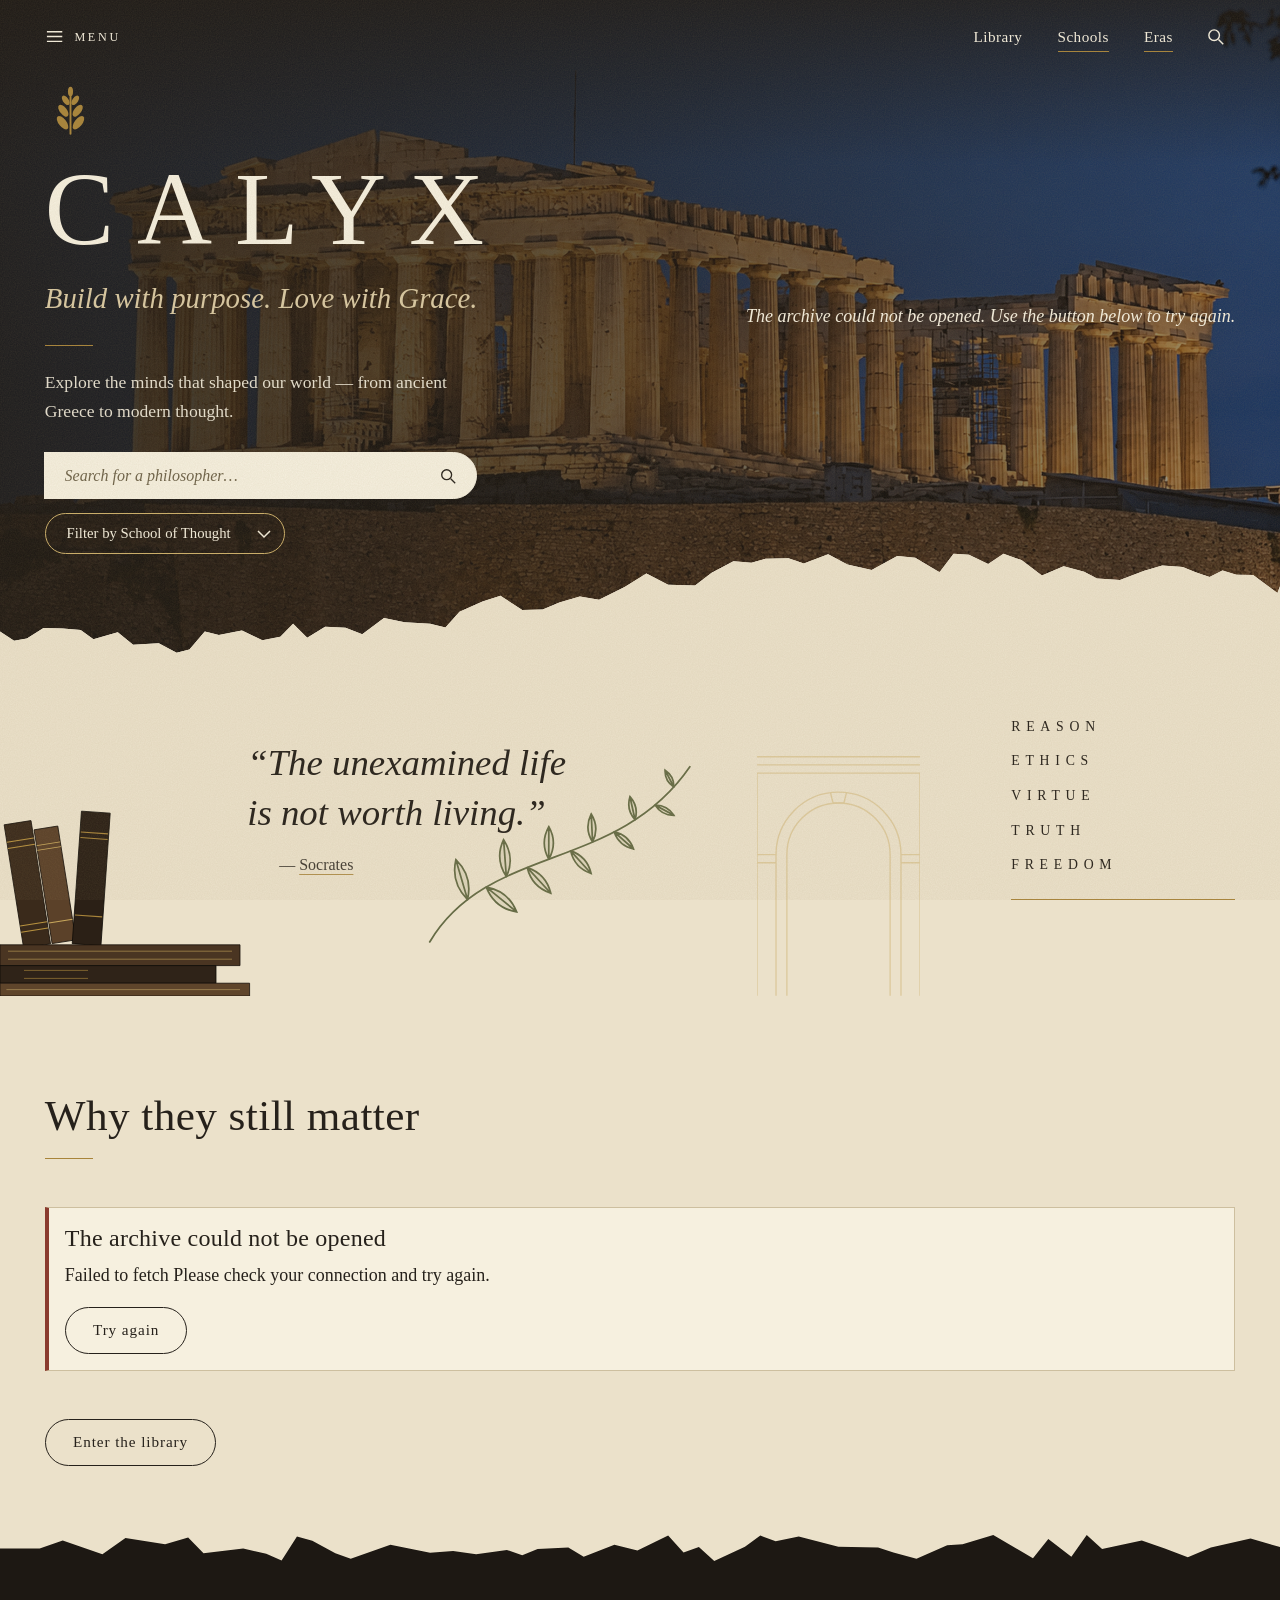
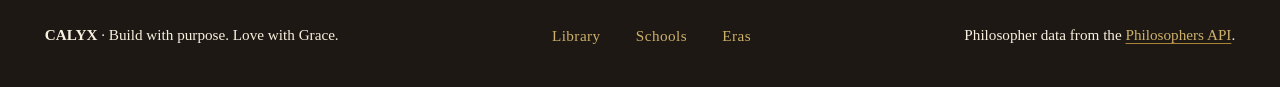
<file: Midterms-API/index.html>
<!doctype html>
<html lang="en">
<head>
  <meta charset="utf-8">
  <meta name="viewport" content="width=device-width, initial-scale=1">
  <title>CALYX — Build with purpose. Love with Grace.</title>
  <meta name="description" content="CALYX is a philosophy archive. Explore philosophers, schools of thought and eras, from ancient Greece to today.">
  <meta name="theme-color" content="#1d1813">
  <link rel="icon" href="assets/laurel.svg" type="image/svg+xml">
  <link href="https://cdn.jsdelivr.net/npm/bootstrap@5.3.8/dist/css/bootstrap.min.css" rel="stylesheet">
  <link href="css/style.css" rel="stylesheet">
</head>
<body>
  <a class="visually-hidden-focusable" href="#main">Skip to content</a>
  <header class="site-header is-over">
    <div class="container-xxl d-flex align-items-center justify-content-between gap-3">
      <a class="brand d-lg-none" href="index.html"><img src="assets/laurel.svg" alt="" width="26" height="26"><span>CALYX</span></a>
      <button class="menu-btn d-none d-lg-inline-flex" type="button" data-bs-toggle="offcanvas" data-bs-target="#menu" aria-controls="menu"><svg viewBox="0 0 20 20" fill="none" stroke="currentColor" stroke-width="1.5" aria-hidden="true"><path d="M2 5h16M2 10h16M2 15h16"/></svg><span>Menu</span></button>
      <div class="d-flex align-items-center gap-3 gap-lg-4">
        <nav class="d-none d-lg-block" aria-label="Main">
          <ul class="site-nav">
          <li><a href="library.html">Library</a></li>
          <li><a href="index.html#schools" aria-current="page">Schools</a></li>
          <li><a href="index.html#eras" aria-current="page">Eras</a></li>
          </ul>
        </nav>
        <a class="icon-link" href="library.html#q" aria-label="Search the library"><svg viewBox="0 0 20 20" fill="none" stroke="currentColor" stroke-width="1.5" aria-hidden="true"><circle cx="8.5" cy="8.5" r="5.5"/><path d="M13 13l5 5"/></svg></a>
        <button class="icon-link d-lg-none" type="button" data-bs-toggle="offcanvas" data-bs-target="#menu" aria-controls="menu" aria-label="Open menu"><svg viewBox="0 0 20 20" fill="none" stroke="currentColor" stroke-width="1.5" aria-hidden="true"><path d="M2 5h16M2 10h16M2 15h16"/></svg></button>
      </div>
    </div>
  </header>

  <div class="offcanvas offcanvas-end menu" tabindex="-1" id="menu" aria-labelledby="menu-title" data-bs-theme="dark">
    <div class="offcanvas-header justify-content-between">
      <h2 class="offcanvas-title m-0" id="menu-title"><a class="brand" href="index.html"><img src="assets/laurel.svg" alt="" width="26" height="26"><span>CALYX</span></a></h2>
      <button type="button" class="btn-close" data-bs-dismiss="offcanvas" aria-label="Close menu"></button>
    </div>
    <div class="offcanvas-body">
      <form action="library.html" role="search">
        <label class="visually-hidden" for="menu-q">Search for a philosopher</label>
        <input id="menu-q" name="q" type="search" class="form-control" placeholder="Search for a philosopher…" autocomplete="off">
      </form>
      <ul class="menu-links">
        <li><a href="library.html">Library</a></li>
        <li><a href="index.html#schools" aria-current="page">Schools</a></li>
        <li><a href="index.html#eras" aria-current="page">Eras</a></li>
      </ul>
    </div>
  </div>
  <main id="main" tabindex="-1">
    <section class="hero">
      <div class="container-xxl">
        <div class="row align-items-center g-5">
          <div class="col-12 col-lg-6 col-xl-5">
            <h1 class="wordmark">CALYX</h1>
            <p class="tagline">Build with purpose. Love with Grace.</p>
            <span class="rule"></span>
            <p class="lead-copy">Explore the minds that shaped our world — from ancient Greece to modern thought.</p>
            <form class="hero-search" id="hero-form" action="library.html" role="search">
              <div class="input-group">
                <label class="visually-hidden" for="hero-q">Search for a philosopher</label>
                <input id="hero-q" name="q" type="search" class="form-control" placeholder="Search for a philosopher…" autocomplete="off">
                <button class="btn btn-search" type="submit" aria-label="Search"></button>
              </div>
              <label class="visually-hidden" for="hero-school">Filter by school of thought</label>
              <select id="hero-school" name="school" class="form-select">
                <option value="">Filter by School of Thought</option>
              </select>
            </form>
          </div>
          <div class="col-12 col-lg-6 col-xl-7" id="featured"></div>
        </div>
      </div>
    </section>
    <div class="torn" aria-hidden="true"></div>

    <section class="quote-band" aria-label="A guiding thought">
      <img class="band-books" src="assets/books.svg" alt="" width="320" height="260">
      <div class="container-xxl">
        <div class="row align-items-center gy-5">
          <div class="col-12 col-md-7 col-lg-6 offset-lg-2">
            <figure class="epigraph">
              <blockquote><p>“The unexamined life is not worth living.”</p></blockquote>
              <figcaption>— <a id="socrates" href="library.html?q=Socrates">Socrates</a></figcaption>
            </figure>
          </div>
          <div class="col-12 col-md-5 col-lg-3 ms-auto">
            <ul class="themes" aria-hidden="true">
              <li>Reason</li><li>Ethics</li><li>Virtue</li><li>Truth</li><li>Freedom</li>
            </ul>
          </div>
        </div>
      </div>
    </section>

    <section class="section" id="highlights" aria-labelledby="highlights-title">
      <div class="container-xxl">
        <div class="section-head">
          <h2 id="highlights-title">Why they still matter</h2>
        </div>
        <div id="highlights-body"></div>
        <p class="mt-5 d-flex flex-wrap align-items-center gap-3">
          <a class="btn btn-calyx" href="library.html">Enter the library</a>
          <span class="fst-italic" id="archive-count" hidden></span>
        </p>
      </div>
    </section>

    <section class="section" id="schools" aria-labelledby="schools-title">
      <div class="container-xxl">
        <div class="section-head">
          <h2 id="schools-title">Where the arguments gather</h2>
        </div>
        <div id="schools-body"></div>
      </div>
    </section>

    <section class="section" id="eras" aria-labelledby="eras-title">
      <div class="container-xxl">
        <div class="section-head">
          <h2 id="eras-title">From antiquity to now</h2>
        </div>
        <div id="eras-body"></div>
      </div>
    </section>

    <noscript><div class="container-xxl section"><p>CALYX reads its philosophers from the Philosophers API with JavaScript. Please enable JavaScript to open the archive.</p></div></noscript>
  </main>

  <footer class="site-footer on-dark">
    <div class="container-xxl d-flex flex-wrap align-items-center justify-content-between gap-3">
      <p class="mb-0"><strong>CALYX</strong> · Build with purpose. Love with Grace.</p>
      <nav aria-label="Footer">
        <ul class="site-nav">
          <li><a href="library.html">Library</a></li>
          <li><a href="index.html#schools">Schools</a></li>
          <li><a href="index.html#eras">Eras</a></li>
        </ul>
      </nav>
      <p class="mb-0">Philosopher data from the <a href="https://philosophersapi.com">Philosophers API</a>.</p>
    </div>
  </footer>

  <script src="https://cdn.jsdelivr.net/npm/bootstrap@5.3.8/dist/js/bootstrap.bundle.min.js"></script>
  <script src="js/archive.js"></script>
  <script src="js/home.js"></script>
</body>
</html>
</file>
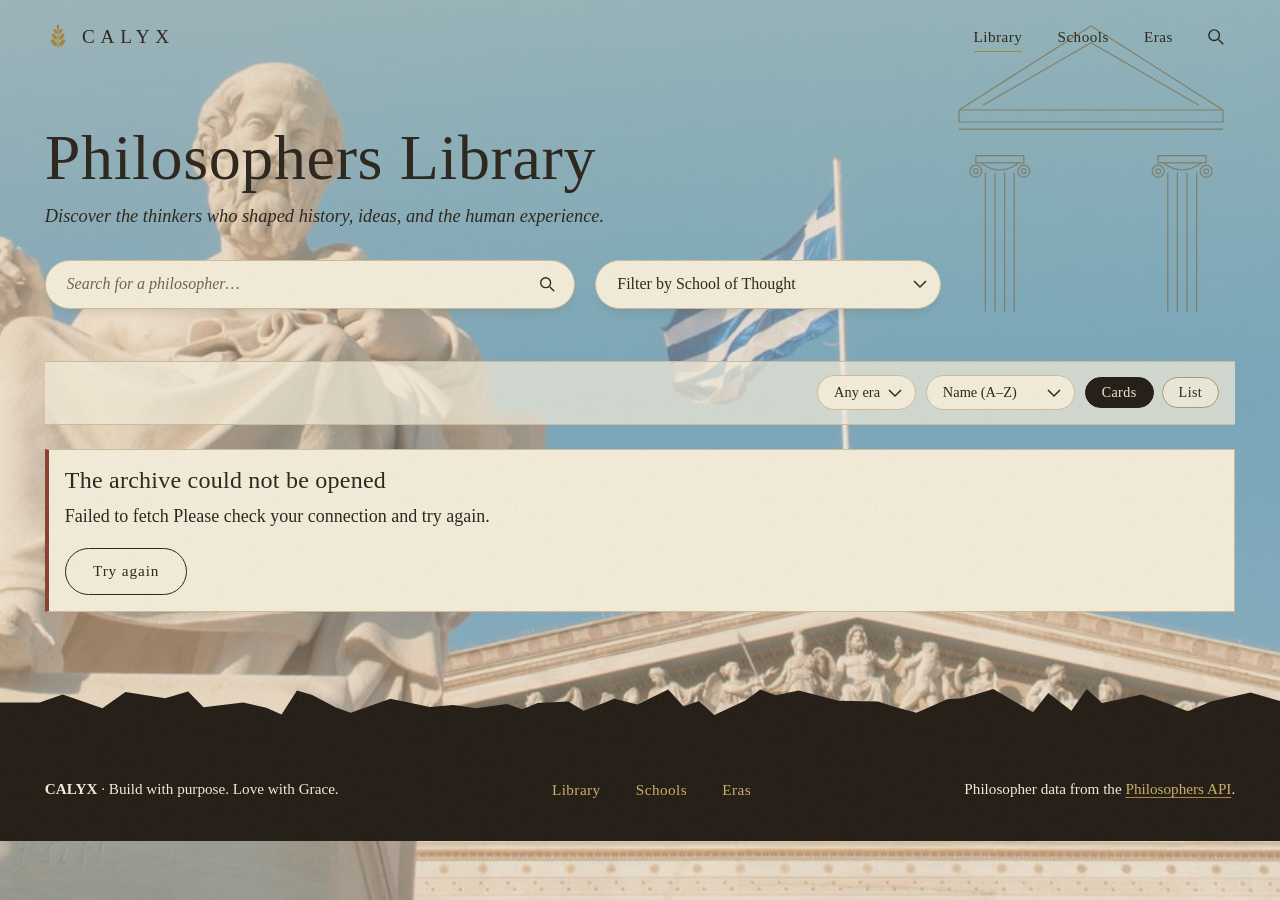
<file: Midterms-API/library.html>
<!doctype html>
<html lang="en">
<head>
  <meta charset="utf-8">
  <meta name="viewport" content="width=device-width, initial-scale=1">
  <title>Philosophers Library — CALYX</title>
  <meta name="description" content="Browse every philosopher in the CALYX archive. Search by name, school of thought, field of inquiry or era.">
  <meta name="theme-color" content="#1d1813">
  <link rel="icon" href="assets/laurel.svg" type="image/svg+xml">
  <link href="https://cdn.jsdelivr.net/npm/bootstrap@5.3.8/dist/css/bootstrap.min.css" rel="stylesheet">
  <link href="css/style.css" rel="stylesheet">
</head>
<body class="page-library">
  <a class="visually-hidden-focusable" href="#main">Skip to content</a>
  <header class="site-header">
    <div class="container-xxl d-flex align-items-center justify-content-between gap-3">
      <a class="brand" href="index.html"><img src="assets/laurel.svg" alt="" width="26" height="26"><span>CALYX</span></a>
      <div class="d-flex align-items-center gap-3 gap-lg-4">
        <nav class="d-none d-lg-block" aria-label="Main">
          <ul class="site-nav">
          <li><a href="library.html" aria-current="page">Library</a></li>
          <li><a href="index.html#schools">Schools</a></li>
          <li><a href="index.html#eras">Eras</a></li>
          </ul>
        </nav>
        <a class="icon-link" href="library.html#q" aria-label="Search the library"><svg viewBox="0 0 20 20" fill="none" stroke="currentColor" stroke-width="1.5" aria-hidden="true"><circle cx="8.5" cy="8.5" r="5.5"/><path d="M13 13l5 5"/></svg></a>
        <button class="icon-link d-lg-none" type="button" data-bs-toggle="offcanvas" data-bs-target="#menu" aria-controls="menu" aria-label="Open menu"><svg viewBox="0 0 20 20" fill="none" stroke="currentColor" stroke-width="1.5" aria-hidden="true"><path d="M2 5h16M2 10h16M2 15h16"/></svg></button>
      </div>
    </div>
  </header>

  <div class="offcanvas offcanvas-end menu" tabindex="-1" id="menu" aria-labelledby="menu-title" data-bs-theme="dark">
    <div class="offcanvas-header justify-content-between">
      <h2 class="offcanvas-title m-0" id="menu-title"><a class="brand" href="index.html"><img src="assets/laurel.svg" alt="" width="26" height="26"><span>CALYX</span></a></h2>
      <button type="button" class="btn-close" data-bs-dismiss="offcanvas" aria-label="Close menu"></button>
    </div>
    <div class="offcanvas-body">
      <form action="library.html" role="search">
        <label class="visually-hidden" for="menu-q">Search for a philosopher</label>
        <input id="menu-q" name="q" type="search" class="form-control" placeholder="Search for a philosopher…" autocomplete="off">
      </form>
      <ul class="menu-links">
        <li><a href="library.html" aria-current="page">Library</a></li>
        <li><a href="index.html#schools">Schools</a></li>
        <li><a href="index.html#eras">Eras</a></li>
      </ul>
    </div>
  </div>
  <main id="main" tabindex="-1">
    <div class="container-xxl">
      <div class="page-head">
        <h1>Philosophers Library</h1>
        <p class="lede">Discover the thinkers who shaped history, ideas, and the human experience.</p>
      </div>

      <form class="filters" id="filters" role="search">
        <div class="field-search">
          <label class="visually-hidden" for="q">Search for a philosopher</label>
          <input id="q" type="search" class="form-control" placeholder="Search for a philosopher…" autocomplete="off">
        </div>
        <div class="field-school">
          <label class="visually-hidden" for="school">Filter by school of thought</label>
          <select id="school" class="form-select"><option value="">Filter by School of Thought</option></select>
        </div>
      </form>

      <div class="chips" id="chips" role="group" aria-label="Fields of inquiry"></div>

      <div class="results-bar">
        <p id="count" aria-live="polite"></p>
        <div class="tools">
          <label class="visually-hidden" for="era">Era</label>
          <select id="era" class="form-select form-select-sm w-auto"><option value="">Any era</option></select>
          <label class="visually-hidden" for="sort">Order</label>
          <select id="sort" class="form-select form-select-sm w-auto">
            <option value="name">Name (A–Z)</option>
            <option value="born">Oldest first</option>
            <option value="born-desc">Most recent first</option>
          </select>
          <div class="view-toggle" role="group" aria-label="Layout">
            <button class="tag" type="button" data-view="plates" aria-pressed="true">Cards</button>
            <button class="tag" type="button" data-view="index" aria-pressed="false">List</button>
          </div>
        </div>
      </div>

      <h2 class="visually-hidden">Results</h2>
      <div id="results"></div>
      <nav id="pages" class="pages" aria-label="Library pages"></nav>
      <noscript><p>CALYX reads its philosophers from the Philosophers API with JavaScript. Please enable JavaScript to open the library.</p></noscript>
    </div>
  </main>

  <footer class="site-footer on-dark">
    <div class="container-xxl d-flex flex-wrap align-items-center justify-content-between gap-3">
      <p class="mb-0"><strong>CALYX</strong> · Build with purpose. Love with Grace.</p>
      <nav aria-label="Footer">
        <ul class="site-nav">
          <li><a href="library.html">Library</a></li>
          <li><a href="index.html#schools">Schools</a></li>
          <li><a href="index.html#eras">Eras</a></li>
        </ul>
      </nav>
      <p class="mb-0">Philosopher data from the <a href="https://philosophersapi.com">Philosophers API</a>.</p>
    </div>
  </footer>

  <script src="https://cdn.jsdelivr.net/npm/bootstrap@5.3.8/dist/js/bootstrap.bundle.min.js"></script>
  <script src="js/archive.js"></script>
  <script src="js/library.js"></script>
</body>
</html>
</file>
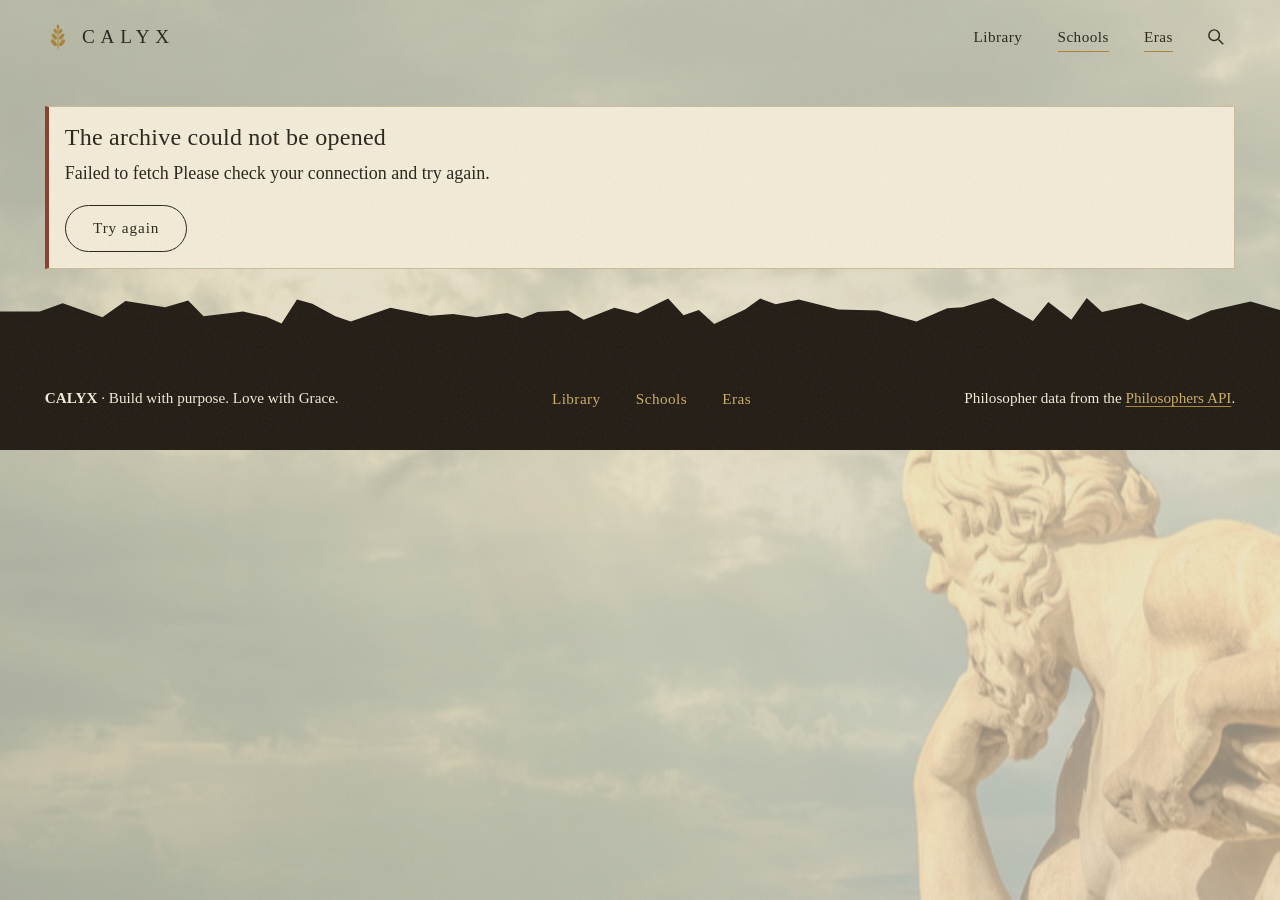
<file: Midterms-API/philosopher.html>
<!doctype html>
<html lang="en">
<head>
  <meta charset="utf-8">
  <meta name="viewport" content="width=device-width, initial-scale=1">
  <title>Philosopher — CALYX</title>
  <meta name="description" content="A philosopher from the CALYX archive: life, school of thought, fields of inquiry and further reading.">
  <meta name="theme-color" content="#1d1813">
  <link rel="icon" href="assets/laurel.svg" type="image/svg+xml">
  <link href="https://cdn.jsdelivr.net/npm/bootstrap@5.3.8/dist/css/bootstrap.min.css" rel="stylesheet">
  <link href="css/style.css?v=3" rel="stylesheet">
</head>
<body class="page-philosopher">
  <a class="visually-hidden-focusable" href="#main">Skip to content</a>
  <header class="site-header">
    <div class="container-xxl d-flex align-items-center justify-content-between gap-3">
      <a class="brand" href="index.html"><img src="assets/laurel.svg" alt="" width="26" height="26"><span>CALYX</span></a>
      <div class="d-flex align-items-center gap-3 gap-lg-4">
        <nav class="d-none d-lg-block" aria-label="Main">
          <ul class="site-nav">
          <li><a href="library.html">Library</a></li>
          <li><a href="index.html#schools" aria-current="page">Schools</a></li>
          <li><a href="index.html#eras" aria-current="page">Eras</a></li>
          </ul>
        </nav>
        <a class="icon-link" href="library.html#q" aria-label="Search the library"><svg viewBox="0 0 20 20" fill="none" stroke="currentColor" stroke-width="1.5" aria-hidden="true"><circle cx="8.5" cy="8.5" r="5.5"/><path d="M13 13l5 5"/></svg></a>
        <button class="icon-link d-lg-none" type="button" data-bs-toggle="offcanvas" data-bs-target="#menu" aria-controls="menu" aria-label="Open menu"><svg viewBox="0 0 20 20" fill="none" stroke="currentColor" stroke-width="1.5" aria-hidden="true"><path d="M2 5h16M2 10h16M2 15h16"/></svg></button>
      </div>
    </div>
  </header>

  <div class="offcanvas offcanvas-end menu" tabindex="-1" id="menu" aria-labelledby="menu-title" data-bs-theme="dark">
    <div class="offcanvas-header justify-content-between">
      <h2 class="offcanvas-title m-0" id="menu-title"><a class="brand" href="index.html"><img src="assets/laurel.svg" alt="" width="26" height="26"><span>CALYX</span></a></h2>
      <button type="button" class="btn-close" data-bs-dismiss="offcanvas" aria-label="Close menu"></button>
    </div>
    <div class="offcanvas-body">
      <form action="library.html" role="search">
        <label class="visually-hidden" for="menu-q">Search for a philosopher</label>
        <input id="menu-q" name="q" type="search" class="form-control" placeholder="Search for a philosopher…" autocomplete="off">
      </form>
      <ul class="menu-links">
        <li><a href="library.html">Library</a></li>
        <li><a href="index.html#schools" aria-current="page">Schools</a></li>
        <li><a href="index.html#eras" aria-current="page">Eras</a></li>
      </ul>
    </div>
  </div>
  <main id="main" tabindex="-1">
    <div class="container-xxl section" id="profile"></div>
    <div id="kin"></div>
    <noscript><div class="container-xxl"><p>CALYX reads its philosophers from the Philosophers API with JavaScript. Please enable JavaScript to open this page.</p></div></noscript>
  </main>

  <div class="modal fade field-modal" id="field-modal" tabindex="-1" aria-labelledby="field-title" aria-hidden="true">
    <div class="modal-dialog modal-dialog-centered modal-dialog-scrollable modal-lg">
      <div class="modal-content">
        <div class="modal-header">
          <h2 class="modal-title" id="field-title" tabindex="-1"></h2>
          <button type="button" class="btn-close" data-bs-dismiss="modal" aria-label="Close"></button>
        </div>
        <div class="modal-body" id="field-body"></div>
        <div class="modal-footer">
          <a class="btn btn-calyx" id="field-library" href="library.html">See all in the library</a>
          <button type="button" class="btn btn-calyx" data-bs-dismiss="modal">Close</button>
        </div>
      </div>
    </div>
  </div>

  <footer class="site-footer on-dark">
    <div class="container-xxl d-flex flex-wrap align-items-center justify-content-between gap-3">
      <p class="mb-0"><strong>CALYX</strong> · Build with purpose. Love with Grace.</p>
      <nav aria-label="Footer">
        <ul class="site-nav">
          <li><a href="library.html">Library</a></li>
          <li><a href="index.html#schools">Schools</a></li>
          <li><a href="index.html#eras">Eras</a></li>
        </ul>
      </nav>
      <p class="mb-0">Philosopher data from the <a href="https://philosophersapi.com">Philosophers API</a>.</p>
    </div>
  </footer>

  <script src="https://cdn.jsdelivr.net/npm/bootstrap@5.3.8/dist/js/bootstrap.bundle.min.js"></script>
  <script src="js/archive.js"></script>
  <script src="js/fields.js"></script>
  <script src="js/philosopher.js?v=2"></script>
</body>
</html>
</file>
<file: Midterms-API/css/style.css>
:root {
  --parchment: #ebe1ca;
  --ivory: #f6f0df;
  --card: #f4edda;
  --ink: #26211b;
  --charcoal: #1d1813;
  --olive: #586038;
  --gold: #7a5a1c;
  --gold-line: #a8843a;
  --gold-soft: #cdb06a;
  --sand: #d9c9a3;
  --rule: #cdbf9f;
  --line: #7a6a45;
  --mat: #4a3c2c;
  --tear-h: clamp(1.5rem, 4vw, 3rem);
  --tear-lg: clamp(5rem, 11vw, 8.5rem);
  --card-ratio: 1 / 1;
  --serif: "Iowan Old Style", "Palatino Linotype", Palatino, "Book Antiqua", "Hoefler Text", Georgia, serif;

  --tear: polygon(0% 36%, 3.1% 36%, 4.9% 19%, 8% 48%, 9.8% 14%, 12.9% 27%, 14.7% 13%, 15.9% 46%, 19% 36%, 20.8% 47%, 22% 61%, 23.2% 11%, 24.4% 20%, 26.2% 46%, 27.4% 57%, 30.5% 28%, 33.6% 45%, 35.4% 41%, 37.2% 48%, 39.6% 39%, 40.8% 50%, 42% 37%, 44.4% 34%, 45.6% 53%, 48% 28%, 49.8% 40%, 52.2% 9%, 53.4% 44%, 54.6% 33%, 55.8% 62%, 58.2% 32%, 59.4% 9%, 60.6% 21%, 62.4% 11%, 65.5% 32%, 68.6% 34%, 69.8% 44%, 71.6% 57%, 74% 29%, 75.2% 27%, 77.6% 8%, 80.7% 56%, 81.9% 16%, 83.7% 53%, 84.9% 8%, 86.1% 37%, 89.2% 19%, 91% 36%, 92.8% 54%, 94.6% 34%, 97.7% 15%, 100% 33%, 100% 100%, 0 100%);
  --frame: polygon(0 0, 100% 0, calc(100% - 3px) 6%, calc(100% - 0px) 11%, calc(100% - 4px) 16%, calc(100% - 9px) 21%, calc(100% - 4px) 26%, calc(100% - 0px) 31%, calc(100% - 3px) 36%, calc(100% - 2px) 41%, calc(100% - 6px) 46%, calc(100% - 9px) 51%, calc(100% - 9px) 56%, calc(100% - 1px) 61%, calc(100% - 0px) 66%, calc(100% - 2px) 71%, calc(100% - 3px) 76%, calc(100% - 7px) 81%, calc(100% - 4px) 86%, calc(100% - 0px) 91%, calc(100% - 9px) 96%, 96% calc(100% - 5px), 91% calc(100% - 4px), 86% calc(100% - 6px), 81% calc(100% - 1px), 76% calc(100% - 1px), 71% calc(100% - 1px), 66% calc(100% - 3px), 61% calc(100% - 9px), 56% calc(100% - 3px), 51% calc(100% - 0px), 46% calc(100% - 9px), 41% calc(100% - 5px), 36% calc(100% - 5px), 31% calc(100% - 9px), 26% calc(100% - 7px), 21% calc(100% - 2px), 16% calc(100% - 9px), 11% calc(100% - 7px), 6% calc(100% - 9px), 0 100%);
  --arcade: url("data:image/svg+xml,%3Csvg xmlns='http://www.w3.org/2000/svg' viewBox='0 0 120 200' fill='none' stroke='%23c9a85c' stroke-width='1'%3E%3Cpath d='M0 24H120M0 30H120M0 36H120M0 36V200M120 36V200'/%3E%3Cpath d='M14 200V96A46 46 0 0 1 106 96V200M22 200V96A38 38 0 0 1 98 96V200'/%3E%3Cpath d='M0 96H14M106 96H120M0 102H14M106 102H120M54 50L56 58H64L66 50'/%3E%3C/svg%3E");
  --pediment: url("data:image/svg+xml,%3Csvg xmlns='http://www.w3.org/2000/svg' viewBox='0 0 240 260' fill='none' stroke='%237a6a45' stroke-width='1' stroke-linejoin='round'%3E%3Cpath d='M10 90L120 20L230 90ZM30 86L120 34L210 86M10 90V100H230V90M10 106H230MM14 106v6M22 106v6M30 106v6M38 106v6M46 106v6M54 106v6M62 106v6M70 106v6M78 106v6M86 106v6M94 106v6M102 106v6M110 106v6M118 106v6M126 106v6M134 106v6M142 106v6M150 106v6M158 106v6M166 106v6M174 106v6M182 106v6M190 106v6M198 106v6M206 106v6M214 106v6M222 106v6M16 118H224M16 124H224'/%3E%3Cpath d='M24 128h40v6h-40zM28 134q16 12 32 0M32 142V258M40 142V258M48 142V258M56 142V258'/%3E%3Ccircle cx='24' cy='141' r='5'/%3E%3Ccircle cx='24' cy='141' r='2'/%3E%3Ccircle cx='64' cy='141' r='5'/%3E%3Ccircle cx='64' cy='141' r='2'/%3E%3Cpath d='M176 128h40v6h-40zM180 134q16 12 32 0M184 142V258M192 142V258M200 142V258M208 142V258'/%3E%3Ccircle cx='176' cy='141' r='5'/%3E%3Ccircle cx='176' cy='141' r='2'/%3E%3Ccircle cx='216' cy='141' r='5'/%3E%3Ccircle cx='216' cy='141' r='2'/%3E%3C/svg%3E");
  --sprig: url("data:image/svg+xml,%3Csvg xmlns='http://www.w3.org/2000/svg' viewBox='0 0 120 180' fill='none' stroke='%23586038' stroke-width='1' stroke-linecap='round'%3E%3Cpath d='M26 176C20 110 90 80 88 6'/%3E%3Cpath d='M29.3 143.4Q23.9 130.7 10.3 128.7Q15.7 141.3 29.3 143.4M29.3 143.4L10.3 128.7M33.8 131.2Q44.7 138.2 56.4 132.5Q45.5 125.5 33.8 131.2M33.8 131.2L56.4 132.5M39.6 119.5Q37.3 107.5 25.8 103.2Q28.1 115.2 39.6 119.5M39.6 119.5L25.8 103.2M46.3 108.2Q55.0 115.7 66.0 112.2Q57.2 104.7 46.3 108.2M46.3 108.2L66.0 112.2M53.5 97.0Q52.3 86.3 42.5 81.8Q43.8 92.5 53.5 97.0M53.5 97.0L42.5 81.8M60.9 85.7Q68.5 92.3 78.1 89.3Q70.5 82.7 60.9 85.7M60.9 85.7L78.1 89.3M68.1 74.1Q66.6 65.0 58.0 61.5Q59.5 70.7 68.1 74.1M68.1 74.1L58.0 61.5M74.8 62.1Q81.8 66.9 89.6 63.5Q82.6 58.6 74.8 62.1M74.8 62.1L89.6 63.5M80.4 49.3Q77.9 42.0 70.2 40.3Q72.8 47.7 80.4 49.3M80.4 49.3L70.2 40.3M84.8 35.7Q91.3 38.3 97.0 34.1Q90.4 31.5 84.8 35.7M84.8 35.7L97.0 34.1M87.4 20.9Q83.9 15.7 77.6 16.0Q81.1 21.2 87.4 20.9M87.4 20.9L77.6 16.0' fill='%23586038' fill-opacity='.1'/%3E%3C/svg%3E");
  --search: url("data:image/svg+xml,%3Csvg xmlns='http://www.w3.org/2000/svg' viewBox='0 0 20 20' fill='none' stroke='%2326211b' stroke-width='1.5'%3E%3Ccircle cx='8.5' cy='8.5' r='5.5'/%3E%3Cpath d='M13 13l5 5'/%3E%3C/svg%3E");
  --grain: url("data:image/svg+xml,%3Csvg xmlns='http://www.w3.org/2000/svg' width='180' height='180'%3E%3Cfilter id='n'%3E%3CfeTurbulence type='fractalNoise' baseFrequency='.85' numOctaves='2' stitchTiles='stitch'/%3E%3CfeColorMatrix values='0 0 0 0 .4 0 0 0 0 .3 0 0 0 0 .15 0 0 0 .2 0'/%3E%3C/filter%3E%3Crect width='100%25' height='100%25' filter='url(%23n)'/%3E%3C/svg%3E");
  --tear-hero: polygon(0.0% 63.2%, 1.1% 69.9%, 2.1% 68.4%, 3.4% 60.6%, 4.9% 60.9%, 6.3% 62.1%, 7.3% 68.8%, 9.2% 63.7%, 10.4% 72.9%, 12.4% 71.9%, 13.8% 78.9%, 14.8% 76.5%, 16.0% 63.2%, 17.1% 65.8%, 18.9% 62.5%, 20.5% 69.7%, 21.9% 67.1%, 22.9% 57.5%, 24.0% 67.7%, 25.4% 59.7%, 27.0% 60.5%, 28.3% 65.3%, 30.0% 53.3%, 31.6% 56.3%, 33.6% 57.4%, 34.8% 60.2%, 35.9% 48.6%, 37.7% 41.2%, 39.1% 36.9%, 40.8% 47.4%, 42.4% 47.0%, 43.7% 41.9%, 45.3% 37.4%, 46.8% 39.9%, 48.8% 30.4%, 50.5% 20.6%, 52.2% 28.8%, 54.3% 29.3%, 55.6% 20.0%, 57.3% 11.6%, 58.7% 12.7%, 59.8% 9.7%, 61.6% 9.4%, 62.8% 13.2%, 64.7% 6.3%, 66.2% 13.9%, 68.1% 18.0%, 70.1% 7.7%, 71.5% 8.9%, 73.4% 19.6%, 74.5% 6.0%, 75.7% 6.8%, 77.2% 13.6%, 78.4% 6.0%, 79.8% 10.7%, 81.4% 22.0%, 83.1% 15.2%, 84.7% 19.3%, 85.7% 24.2%, 87.5% 25.3%, 89.4% 18.5%, 90.8% 14.7%, 92.4% 15.8%, 93.4% 19.6%, 94.5% 23.2%, 95.5% 18.3%, 96.6% 21.4%, 97.9% 21.7%, 99.8% 34.8%, 100.0% 30.0%, 100.0% 100.0%, 0.0% 100.0%);
  --tear-left: polygon(0.0% 0.0%, 6.4% 0.9%, 13.6% 1.0%, 22.4% 0.1%, 27.5% 1.3%, 34.0% 0.4%, 45.0% 0.8%, 55.0% 0.8%, 63.9% 0.2%, 72.7% 1.4%, 80.8% 1.2%, 89.8% 0.1%, 99.4% 0.9%, 100.0% 0.0%, 100.0% 0.0%, 99.3% 8.5%, 98.7% 16.3%, 98.6% 24.2%, 98.8% 30.8%, 98.6% 37.6%, 99.9% 46.1%, 99.7% 51.6%, 99.3% 60.5%, 99.5% 68.0%, 99.4% 75.0%, 99.1% 81.4%, 98.6% 88.7%, 98.6% 96.5%, 98.5% 100.0%, 100.0% 100.0%, 92.6% 99.5%, 84.3% 97.1%, 75.8% 98.3%, 68.2% 99.4%, 60.1% 98.3%, 54.7% 99.8%, 46.4% 97.0%, 42.0% 97.6%, 35.9% 99.5%, 30.4% 97.7%, 22.1% 99.9%, 15.0% 99.9%, 7.4% 99.0%, 0.0% 97.1%, 11.0% 95.7%, 0.8% 92.1%, 0.3% 87.5%, 4.5% 84.4%, 1.7% 79.7%, 9.5% 77.1%, 10.5% 73.5%, 4.2% 67.8%, 5.7% 63.7%, 6.6% 59.0%, 6.8% 54.5%, 5.6% 48.7%, 7.9% 44.7%, 3.3% 41.4%, 5.7% 35.5%, 0.1% 31.0%, 6.4% 27.1%, 6.8% 24.5%, 0.7% 19.8%, 5.1% 15.1%, 3.9% 10.2%, 0.0% 5.3%, 0.0% 0.2%, 0.0% 0.0%);
  --tear-panel: polygon(0.0% 3.2%, 5.2% 6.5%, 10.1% 3.6%, 15.5% 1.3%, 20.5% 4.4%, 26.7% 0.7%, 30.9% 0.6%, 37.1% 4.9%, 40.3% 6.9%, 47.1% 4.6%, 52.6% 1.1%, 55.7% 3.7%, 58.9% 1.3%, 62.9% 0.2%, 67.7% 3.1%, 74.1% 3.6%, 79.7% 3.5%, 85.3% 3.2%, 89.4% 7.0%, 96.4% 5.9%, 100.0% 0.3%, 99.1% 3.9%, 97.7% 7.2%, 97.5% 11.8%, 97.1% 16.3%, 100.0% 22.7%, 97.3% 26.6%, 97.1% 31.5%, 99.8% 36.0%, 97.7% 41.6%, 99.7% 45.6%, 97.1% 50.0%, 99.6% 56.0%, 99.7% 60.0%, 97.6% 63.2%, 98.3% 66.9%, 99.4% 71.7%, 99.6% 77.7%, 99.7% 83.2%, 99.4% 87.9%, 97.1% 92.0%, 99.1% 98.2%, 99.4% 100.0%, 95.4% 98.1%, 89.9% 99.8%, 82.9% 99.5%, 78.9% 98.3%, 74.5% 99.3%, 71.3% 99.8%, 65.9% 99.5%, 60.5% 99.2%, 55.7% 97.9%, 50.8% 98.7%, 44.3% 99.6%, 40.7% 98.0%, 34.4% 99.5%, 30.7% 98.4%, 23.9% 99.6%, 17.1% 98.1%, 11.7% 99.1%, 8.3% 99.9%, 1.4% 99.5%, 0.0% 99.4%, 1.8% 93.7%, 0.5% 89.5%, 0.2% 83.6%, 1.7% 79.7%, 1.8% 73.3%, 2.8% 69.2%, 0.0% 65.4%, 1.3% 61.3%, 0.5% 58.1%, 1.7% 53.6%, 1.1% 50.1%, 2.9% 43.5%, 2.1% 37.9%, 0.4% 32.5%, 0.1% 29.4%, 2.1% 22.8%, 0.1% 15.9%, 1.4% 10.4%, 1.0% 4.4%, 0.2% 0.0%);

  --bs-body-font-family: var(--serif);
  --bs-body-color: var(--ink);
  --bs-body-bg: var(--parchment);
  --bs-border-radius: 0;
  --bs-border-radius-sm: 0;
  --bs-border-radius-lg: 0;
}

html { overflow-x: clip; }
body::before { content: ""; position: fixed; inset: 0; z-index: 1000; background: var(--grain); opacity: .7; pointer-events: none; }
body { overflow-x: clip; background: var(--parchment); font-size: clamp(1rem, .96rem + .25vw, 1.125rem); line-height: 1.65; }
img, svg { max-width: 100%; }
img { height: auto; }
h1, h2, h3 { font-weight: 400; line-height: 1.12; letter-spacing: .01em; }
h1 { font-size: clamp(2.2rem, 1.3rem + 3.6vw, 4rem); }
h2 { font-size: clamp(1.7rem, 1.2rem + 2vw, 2.7rem); }
a { color: inherit; text-decoration-color: var(--gold-line); text-underline-offset: .22em; }
:focus-visible { outline: 2px solid var(--gold-line); outline-offset: 3px; }
main:focus { outline: none; }
.container-xxl { --bs-gutter-x: clamp(3rem, 7vw, 6rem); }
.on-dark { background: var(--charcoal); color: var(--ivory); }

.eyebrow { margin: 0 0 .6rem; font-size: .78rem; font-weight: 600; letter-spacing: .16em; color: var(--gold); }
.on-dark .eyebrow { color: var(--gold-soft); }
.rule { display: block; width: 3rem; margin: 1.4rem 0; border-top: 1px solid var(--gold-line); }

.btn-calyx {
  --bs-btn-color: var(--ink); --bs-btn-bg: transparent; --bs-btn-border-color: var(--ink);
  --bs-btn-hover-color: var(--ivory); --bs-btn-hover-bg: var(--charcoal); --bs-btn-hover-border-color: var(--charcoal);
  --bs-btn-active-color: var(--ivory); --bs-btn-active-bg: var(--charcoal); --bs-btn-active-border-color: var(--charcoal);
  --bs-btn-padding-x: 1.7rem; --bs-btn-padding-y: .7rem; --bs-btn-font-size: .95rem; --bs-btn-border-radius: 2rem;
  letter-spacing: .06em;
}
.on-dark .btn-calyx {
  --bs-btn-color: var(--ivory); --bs-btn-border-color: var(--gold-soft);
  --bs-btn-hover-color: var(--charcoal); --bs-btn-hover-bg: var(--gold-soft); --bs-btn-hover-border-color: var(--gold-soft);
  --bs-btn-active-color: var(--charcoal); --bs-btn-active-bg: var(--gold-soft); --bs-btn-active-border-color: var(--gold-soft);
}
.btn, .tag, .page-link, .menu-btn, .icon-link, button { text-align: center; }
.menu-btn { justify-content: center; }
.form-control, .form-select { padding: .72rem 1.3rem; color: var(--ink); background-color: var(--ivory); border: 1px solid var(--rule); border-radius: 2rem; box-shadow: 0 .35rem .9rem -.7rem rgba(60, 40, 10, .45); }
.form-select { padding-right: 2.6rem; --bs-form-select-bg-img: url("data:image/svg+xml,%3Csvg xmlns='http://www.w3.org/2000/svg' viewBox='0 0 16 16' fill='none' stroke='%2326211b' stroke-width='1.5'%3E%3Cpath d='M2 5l6 6 6-6'/%3E%3C/svg%3E"); background-size: 1rem; }
.form-select-sm { padding: .35rem 2.2rem .35rem 1rem; font-size: .9rem; box-shadow: none; }
.form-control:focus, .form-select:focus { color: var(--ink); background-color: var(--ivory); border-color: var(--gold-line); box-shadow: none; outline: 2px solid var(--gold-line); }
.form-control[type="search"] { padding-right: 3.2rem; background: var(--ivory) var(--search) no-repeat right 1.2rem center / 1.1rem; }
.form-control::-webkit-search-cancel-button { display: none; }
.form-control::placeholder { font-style: italic; color: #6d6249; }
option { color: var(--ink); background: var(--ivory); }
.alert-calyx { --bs-alert-bg: var(--ivory); --bs-alert-color: var(--ink); --bs-alert-border-color: var(--rule); border-left: 4px solid #8a3b2e; }
.placeholder { background-color: var(--rule); }

.site-header { position: relative; z-index: 5; padding-block: 1.1rem; }
.site-header.is-over { position: absolute; inset: 0 0 auto; color: var(--ivory); background: transparent; }
.brand { display: inline-flex; align-items: center; gap: .7rem; font-size: 1.2rem; letter-spacing: .3em; text-decoration: none; }
.site-nav { display: flex; flex-wrap: wrap; gap: .4rem 2.2rem; margin: 0; padding: 0; list-style: none; }
.site-nav a { padding-block: .35rem; font-size: .95rem; letter-spacing: .03em; text-decoration: none; border-bottom: 1px solid transparent; }
.site-nav a:hover, .site-nav a[aria-current] { border-color: var(--gold-line); }
.icon-link { display: inline-grid; place-items: center; width: 2.4rem; height: 2.4rem; padding: 0; color: inherit; background: none; border: 0; }
.icon-link svg { width: 1.2rem; height: 1.2rem; }
.icon-link:hover { color: var(--gold-line); }
.menu-btn { display: inline-flex; align-items: center; gap: .65rem; padding: .4rem 0; color: inherit; font-size: .76rem; letter-spacing: .22em; text-transform: uppercase; background: none; border: 0; }
.menu-btn svg { width: 1.2rem; height: 1.2rem; }
.menu-btn:hover { color: var(--gold-soft); }

.menu { --bs-offcanvas-width: min(22rem, 88vw); color: var(--ivory); background: var(--charcoal); border-left: 1px solid #4a4338; }
.menu .offcanvas-header { padding: 1.4rem 1.6rem; }
.menu .offcanvas-body { padding: .5rem 1.6rem 2rem; }
.menu-links { margin: 1.75rem 0 0; padding: 0; list-style: none; }
.menu-links a { display: block; padding: .85rem 0; font-size: 1.5rem; text-decoration: none; border-bottom: 1px solid #3d362c; }
.menu-links a:hover { color: var(--gold-soft); }
.menu .form-control { background-color: var(--ivory); }

.site-footer { position: relative; padding-block: 2.75rem 2.5rem; font-size: .95rem; }
.site-footer::before { content: ""; position: absolute; left: 0; right: 0; top: calc(var(--tear-h) * -1 + 1px); height: var(--tear-h); background: var(--charcoal); clip-path: var(--tear); }
.site-footer a { color: var(--gold-soft); }

.hero { position: relative; overflow: hidden; padding-block: 5rem clamp(4.5rem, 10vw, 8rem); color: var(--ivory); background: url("../assets/hero-bg.png") center right / cover no-repeat, radial-gradient(ellipse 62% 85% at 80% 38%, #3b2f22 0%, transparent 72%), radial-gradient(ellipse 55% 70% at 5% 105%, #2d241a 0%, transparent 70%), var(--charcoal); }
.hero::before { content: ""; position: absolute; inset: 0; background: linear-gradient(180deg, rgba(29, 24, 19, .75) 0%, transparent 24%), linear-gradient(90deg, rgba(29, 24, 19, .92) 0%, rgba(29, 24, 19, .72) 45%, rgba(29, 24, 19, .42) 100%); pointer-events: none; }
.hero .row { position: relative; }
.wordmark { margin: .4rem 0 .9rem; font-size: clamp(3.2rem, 1.6rem + 7vw, 6.5rem); font-weight: 400; letter-spacing: .22em; line-height: 1; }
.wordmark::before { content: ""; display: block; width: clamp(2.2rem, 5vw, 3.2rem); aspect-ratio: 1; margin-bottom: 1.2rem; background: url("../assets/laurel.svg") no-repeat center / contain; }
.tagline { margin: 0; font-size: clamp(1.25rem, 1rem + 1.4vw, 1.8rem); font-style: italic; color: var(--sand); }
.lead-copy { max-width: 26rem; font-size: 1.1rem; opacity: .92; }
.hero-search { display: grid; gap: .9rem; max-width: 27rem; margin-top: 1.6rem; }
.hero-search .form-control { padding-right: 1.3rem; background-image: none; border: 0; box-shadow: none; }
.hero-search .btn { width: 3.6rem; background-image: var(--search); background-repeat: no-repeat; background-position: center; background-size: 1.1rem; --bs-btn-border-radius: 0 2rem 2rem 0; --bs-btn-color: var(--ink); --bs-btn-bg: var(--ivory); --bs-btn-border-color: var(--ivory); --bs-btn-hover-bg: var(--gold-soft); --bs-btn-hover-border-color: var(--gold-soft); --bs-btn-hover-color: var(--charcoal); }
.hero-search .form-select { width: min(100%, 15rem); padding-block: .5rem; font-size: .92rem; color: var(--ivory); background-color: transparent; border-color: var(--gold-soft); box-shadow: none; --bs-form-select-bg-img: url("data:image/svg+xml,%3Csvg xmlns='http://www.w3.org/2000/svg' viewBox='0 0 16 16' fill='none' stroke='%23f5eedb' stroke-width='1.5'%3E%3Cpath d='M2 5l6 6 6-6'/%3E%3C/svg%3E"); }
.hero-search .form-select:focus { color: var(--ivory); background-color: transparent; }

.relic { position: relative; width: min(100%, calc(min(42vh, 21rem) * var(--ratio, .667) + 1.4rem)); margin: 0 0 0 auto; }
.relic > a { position: relative; display: block; isolation: isolate; transform: rotate(1.6deg); filter: drop-shadow(0 1.6rem 1.6rem rgba(0, 0, 0, .55)); }
.relic > a::before { content: ""; position: absolute; inset: -.8rem .8rem .8rem -.8rem; z-index: -1; border: 1px solid var(--gold-line); }
.relic img, .portrait img { display: block; width: 100%; padding: .7rem; background: var(--ivory); filter: sepia(.4) contrast(1.05); clip-path: var(--frame); }
.relic figcaption { display: grid; gap: .1rem; width: max-content; max-width: min(24rem, 100vw - 3rem); margin: 1.2rem 0 0 auto; text-align: right; }
.relic figcaption span:first-child { font-size: .82rem; letter-spacing: .12em; color: var(--gold-soft); }
.relic strong { font-size: 1.5rem; font-weight: 400; }
.relic figcaption span:last-child { font-size: .9rem; opacity: .8; }

.torn { position: relative; z-index: 1; height: var(--tear-lg); margin-top: calc(var(--tear-lg) * -1); background: #fbf7ea; clip-path: var(--tear-hero); }
.torn::after { content: ""; position: absolute; inset: .45rem 0 -.45rem; background: var(--parchment); }

.quote-band { position: relative; z-index: 1; overflow: hidden; margin-top: -2px; background: var(--parchment); padding-block: clamp(1.25rem, 3vw, 2.25rem) clamp(3.5rem, 8vw, 6rem); }
.quote-band::before { content: ""; position: absolute; right: 27%; top: 14%; bottom: 0; width: clamp(0px, 18vw, 12rem); background: var(--arcade) no-repeat center bottom / contain; opacity: .4; pointer-events: none; }
.quote-band::after { content: ""; position: absolute; left: 36%; bottom: -1rem; width: clamp(0px, 20vw, 13rem); aspect-ratio: 2 / 3; background: var(--sprig) no-repeat center / contain; transform: rotate(36deg); opacity: .9; pointer-events: none; }
.band-books { position: absolute; left: 0; bottom: 0; width: clamp(6rem, 20vw, 17rem); pointer-events: none; }
.quote-band .container-xxl { position: relative; z-index: 1; }
.epigraph { margin: 0; }
.epigraph blockquote { margin: 0; }
.epigraph p { margin: 0; max-width: 21ch; text-wrap: balance; font-size: clamp(1.55rem, 1.1rem + 1.7vw, 2.3rem); font-style: italic; line-height: 1.35; }
.epigraph figcaption { margin-top: .9rem; padding-left: 2rem; font-size: 1rem; opacity: .85; }
.themes { display: grid; gap: .75rem; max-width: 14rem; margin: 0 0 0 auto; padding: 0 0 1.4rem; list-style: none; font-size: .86rem; letter-spacing: .42em; text-transform: uppercase; border-bottom: 1px solid var(--gold-line); }

.section { position: relative; padding-block: clamp(3rem, 8vw, 6rem); }
.section + .section { border-top: 1px solid var(--rule); }
.section-head { max-width: 40rem; margin-bottom: clamp(1.75rem, 4vw, 3rem); }
.section-head h2::after { content: ""; display: block; width: 3rem; margin-top: 1.1rem; border-top: 1px solid var(--gold-line); }

.notes { column-width: 20rem; column-gap: 3.5rem; counter-reset: note; }
.note { break-inside: avoid; margin-bottom: 2.25rem; padding-top: 1rem; border-top: 1px solid var(--ink); counter-increment: note; }
.note::before { content: counter(note, upper-roman) "."; float: right; font-size: .85rem; letter-spacing: .2em; color: var(--gold); }
.note h3 { margin-bottom: .6rem; font-size: 1.6rem; }
.note p { margin-bottom: 0; }

.index { columns: 16rem; column-gap: 3rem; margin: 0; padding: 0; list-style: none; counter-reset: n; }
.index li { counter-increment: n; break-inside: avoid; border-bottom: 1px solid var(--rule); }
.index a { display: flex; align-items: baseline; gap: .9rem; padding-block: .8rem; font-size: 1.3rem; text-decoration: none; }
.index a::before { content: counter(n, decimal-leading-zero); font-size: .75rem; letter-spacing: .15em; color: var(--gold); }
.index a::after { content: ""; order: 1; flex: 1; align-self: flex-end; margin-bottom: .45em; border-bottom: 1px dotted var(--line); }
.index a:hover { color: var(--gold); }
.index .n { order: 2; font-size: .85rem; opacity: .7; }

.eras { display: grid; grid-template-columns: repeat(auto-fit, minmax(min(100%, 10.5rem), 1fr)); margin: 0; padding: 0; list-style: none; border-top: 1px solid var(--ink); border-left: 1px solid var(--ink); }
.era a { position: relative; display: block; height: 100%; padding: 1.75rem 1.4rem; background: var(--ivory); text-decoration: none; border-right: 1px solid var(--ink); border-bottom: 1px solid var(--ink); }
.era a::before { content: ""; position: absolute; inset: .4rem; border: 1px solid var(--rule); pointer-events: none; transition: border-color .2s; }
.era a:hover { background: var(--charcoal); color: var(--ivory); }
.era a:hover::before { border-color: var(--gold-line); }
.era-count { display: block; font-size: clamp(2.4rem, 2rem + 2vw, 3.5rem); line-height: 1; color: var(--gold); }
.era a:hover .era-count { color: var(--gold-soft); }
.era-name { display: block; margin-top: .6rem; font-size: 1.25rem; }
.era-span { display: block; font-size: .85rem; letter-spacing: .08em; opacity: .7; font-variant-numeric: oldstyle-nums; }

.page-library::after { content: ""; position: fixed; inset: 0; z-index: -1; background: linear-gradient(180deg, rgba(235, 225, 202, .6) 0%, rgba(235, 225, 202, .4) 45%, rgba(235, 225, 202, .4) 100%), url("../assets/library-bg.png") center / cover no-repeat; pointer-events: none; }
.page-philosopher::after { content: ""; position: fixed; inset: 0; z-index: -1; background: linear-gradient(180deg, rgba(235, 225, 202, .72) 0%, rgba(235, 225, 202, .6) 100%), url("../assets/philosopher-bg.jpg") center / cover no-repeat; pointer-events: none; }
.page-head { position: relative; padding-block: clamp(1.5rem, 4vw, 3rem) 1.75rem; }
.page-head::after { content: ""; position: absolute; top: -4.5rem; right: 0; width: clamp(0px, calc((100vw - 40rem) * .6), 18rem); aspect-ratio: 12 / 13; background: var(--pediment) no-repeat right top / contain; opacity: .7; pointer-events: none; }
.page-head > * { position: relative; z-index: 1; }
.page-head .lede { max-width: 36rem; margin-bottom: 0; font-size: 1.15rem; font-style: italic; }
.filters { display: flex; flex-wrap: wrap; gap: .9rem 1.25rem; max-width: 56rem; }
.filters .field-search { flex: 2 1 18rem; }
.filters .field-school { flex: 1 1 14rem; }
.chips { display: flex; flex-wrap: wrap; gap: .6rem; margin-top: 1.5rem; }
.tags { display: flex; flex-wrap: wrap; gap: .5rem; margin: 1rem 0; padding: 0; list-style: none; }
.tag { display: inline-block; padding: .28rem 1rem; font: inherit; font-size: .88rem; line-height: 1.4; letter-spacing: .03em; text-decoration: none; color: inherit; background: rgba(246, 240, 223, .78); border: 1px solid #a89a76; border-radius: 2rem; cursor: pointer; }
.tag:hover { color: var(--gold); border-color: var(--gold-line); }
.tag[aria-pressed="true"] { color: var(--ivory); background: var(--charcoal); border-color: var(--charcoal); }
.on-dark .tag:hover { color: var(--gold-soft); }

.results-bar { display: flex; flex-wrap: wrap; align-items: center; justify-content: space-between; gap: .75rem 1.5rem; margin-block: 1.75rem 1.5rem; padding: .85rem 1rem; background: rgba(246, 240, 223, .72); border-block: 1px solid var(--rule); }
.results-bar p { margin: 0; font-style: italic; }
.results-bar .tools { display: flex; flex-wrap: wrap; align-items: center; gap: .6rem; }
.view-toggle { display: flex; gap: .5rem; }
.clear { --bs-btn-color: var(--gold); --bs-btn-hover-color: var(--ink); margin-left: .75rem; font-size: .85rem; vertical-align: baseline; }

.catalogue { display: grid; grid-template-columns: repeat(auto-fill, minmax(min(100%, 19rem), 1fr)); gap: clamp(1.1rem, 2.5vw, 2rem); margin: 0; padding: 0; list-style: none; }
.plate a, .plate-box { display: block; height: 100%; padding: .6rem .6rem .75rem; text-decoration: none; background: var(--card); box-shadow: inset 0 0 0 1px rgba(255, 255, 255, .55), 0 .8rem 1.4rem -1.1rem rgba(60, 40, 10, .55); transition: box-shadow .2s; }
.plate a { display: flex; flex-direction: column; }
.plate a:hover { box-shadow: inset 0 0 0 1px var(--gold-line), 0 .8rem 1.4rem -1.1rem rgba(60, 40, 10, .55); }
.plate a::after { content: "→"; content: "→" / ""; align-self: flex-end; padding: 0 .3rem; color: var(--gold); }
.plate-img { display: block; aspect-ratio: var(--card-ratio); overflow: hidden; background: var(--mat); }
.plate-img img { display: block; width: 100%; height: 100%; object-fit: cover; object-position: center top; filter: sepia(.65) contrast(1.08) brightness(.86); }
.plate-body { display: block; flex: 1; padding: .2rem .45rem 0; }
.plate-name { display: block; margin-top: .85rem; font-size: 1.2rem; line-height: 1.2; overflow-wrap: anywhere; }
.plate-years { display: block; margin-top: .1rem; font-size: .8rem; letter-spacing: .08em; opacity: .7; font-variant-numeric: oldstyle-nums; }
.plate-desc { display: -webkit-box; margin-top: .55rem; overflow: hidden; font-size: .92rem; line-height: 1.45; color: #5a5038; -webkit-line-clamp: 2; line-clamp: 2; -webkit-box-orient: vertical; }
.plate a:hover .plate-name { text-decoration: underline; text-decoration-color: var(--gold-line); text-underline-offset: .2em; }

.is-list { grid-template-columns: 1fr; gap: 0; }
.is-list .plate a { display: grid; grid-template-columns: 3.5rem 1fr auto; gap: 1rem; align-items: center; height: auto; padding: .6rem 0; background: transparent; box-shadow: none; border-bottom: 1px solid var(--rule); }
.is-list .plate-img { aspect-ratio: 1; }
.is-list .plate-body { padding: 0; }
.is-list .plate-name { margin-top: 0; }
.is-list .plate-desc { display: none; }

.on-dark .plate a { color: var(--ivory); background: transparent; box-shadow: inset 0 0 0 1px #4a4338; }
.on-dark .plate a:hover { box-shadow: inset 0 0 0 1px var(--gold-soft); }
.on-dark .plate-desc { color: #cdbf9f; }
.on-dark .plate a::after { color: var(--gold-soft); }

.state { padding: clamp(2rem, 6vw, 4rem) 1rem; text-align: center; border-block: 1px solid var(--rule); }
.state h2, .state h1 { margin-bottom: 1rem; }

.no-img { display: grid; place-items: center; width: 100%; aspect-ratio: 1; font-size: clamp(3.5rem, 10vw, 7rem); line-height: 1; color: var(--gold-soft); background: var(--mat); }
.plate-img .no-img { height: 100%; aspect-ratio: auto; font-size: clamp(3.5rem, 7vw, 5rem); }
.is-list .no-img { font-size: 1.6rem; }

#profile.section { padding-block: clamp(1rem, 3vw, 2rem) clamp(2rem, 5vw, 3.5rem); }
.back { position: relative; z-index: 2; display: inline-block; margin-bottom: 1.5rem; font-size: .95rem; text-decoration: none; }
.back:hover { color: var(--gold); }
.portrait { position: relative; isolation: isolate; max-width: min(26rem, calc(100% - 1.1rem)); margin: 0 0 0 1.1rem; }
.portrait::before { content: ""; position: absolute; z-index: -1; top: -1.1rem; left: -1.1rem; width: 64%; height: 52%; background: var(--charcoal); clip-path: var(--tear-panel); }
.portrait img { padding: .6rem; background: var(--card); clip-path: var(--tear-left); }
.profile-name { margin-bottom: .3rem; font-size: clamp(2.2rem, 1.3rem + 3vw, 3.4rem); overflow-wrap: anywhere; }
.profile-years { margin-bottom: .9rem; font-size: 1.1rem; opacity: .75; font-variant-numeric: oldstyle-nums; }
.passage { margin: 1.5rem 0 0; font-size: 1.2rem; font-style: italic; line-height: 1.6; }
.passage::first-letter { float: left; padding: .06em .1em 0 0; font-size: 3.4em; font-style: normal; line-height: .8; color: var(--gold); }

.side-nav-wrap { position: static; }
@media (min-width: 768px) { .side-nav-wrap { position: sticky; top: 1.5rem; } }
.side-nav { gap: .4rem; margin: 0; padding: 0; list-style: none; }
.side-nav a { display: block; padding: .45rem 1rem; font-size: .95rem; text-decoration: none; border-radius: .4rem; }
.side-nav a:hover { color: var(--gold); }
.side-nav a[aria-current] { color: var(--ivory); background: var(--charcoal); }
.overview h2 { margin-bottom: 1.1rem; font-size: clamp(1.5rem, 1.2rem + 1vw, 2rem); }
.facts { display: flex; flex-wrap: wrap; gap: 0 1.25rem; margin: 0; padding: .25rem 1.25rem; background: rgba(255, 255, 255, .35); border-top: 1px solid var(--ink); }
.facts div { flex: 1 1 9.5rem; padding: .9rem 0; border-bottom: 1px solid var(--rule); }
.facts dt { font-size: .85rem; font-weight: 400; color: var(--gold); }
.facts dd { margin: 0; overflow-wrap: anywhere; font-variant-numeric: oldstyle-nums; }
.links { display: flex; flex-wrap: wrap; gap: .75rem 1.75rem; margin: 0; padding: 0; list-style: none; }

.verse { position: sticky; top: 1.5rem; isolation: isolate; padding: clamp(4.5rem, 9vw, 6.5rem) clamp(1.5rem, 3vw, 2.25rem) 2.25rem; color: var(--ivory); background: var(--charcoal); clip-path: var(--tear-panel); }
.verse::before { content: ""; position: absolute; inset: 0 0 auto; z-index: -1; height: clamp(4.5rem, 9vw, 6.5rem); background: var(--pediment) no-repeat center top / auto 100%; opacity: .55; }
.verse-mark { display: block; width: 2.2rem; margin-bottom: 1.1rem; }
.verse h2 { margin-bottom: 1.4rem; font-size: 1rem; font-style: italic; color: var(--gold-soft); }
.verse-list { margin: 0; padding: 0; list-style: none; font-size: clamp(1.5rem, 1.2rem + 1vw, 2rem); font-style: italic; line-height: 1.5; }
.verse-list a { text-decoration: none; }
.verse-list a:hover { color: var(--gold-soft); text-decoration: underline; }
.verse-links { margin-top: 2rem; padding-top: 1.5rem; border-top: 1px solid #4a4338; }
.verse-links h2 { margin-bottom: .8rem; font-size: 1rem; }
.verse-links .links { flex-direction: column; gap: .6rem; font-size: .98rem; }
.verse-links a { color: var(--ivory); }
.verse-links a:hover { color: var(--gold-soft); }
.catalogue-tight { grid-template-columns: repeat(auto-fill, minmax(min(100%, 15.5rem), 1fr)); }
.pager { display: flex; flex-wrap: wrap; justify-content: space-between; gap: 1rem; margin-top: 3rem; padding-top: 1.25rem; border-top: 1px solid var(--rule); }

.band { position: relative; overflow: hidden; padding-block: clamp(3rem, 7vw, 5rem); }
.band::before { content: ""; position: absolute; inset: 0; background: var(--arcade) repeat-x left bottom / clamp(9rem, 20vw, 15rem) auto; opacity: .08; pointer-events: none; }
.band .container-xxl { position: relative; }
.pages { padding-block: 2.5rem 4rem; }
.pagination { --bs-pagination-padding-x: .95rem; --bs-pagination-padding-y: .4rem; --bs-pagination-font-size: .95rem; --bs-pagination-border-radius: 2rem; --bs-pagination-color: var(--ink); --bs-pagination-bg: rgba(246, 240, 223, .8); --bs-pagination-border-color: #a89a76; --bs-pagination-hover-color: var(--gold); --bs-pagination-hover-bg: var(--ivory); --bs-pagination-hover-border-color: var(--gold-line); --bs-pagination-focus-color: var(--gold); --bs-pagination-focus-bg: var(--ivory); --bs-pagination-focus-box-shadow: none; --bs-pagination-active-color: var(--ivory); --bs-pagination-active-bg: var(--charcoal); --bs-pagination-active-border-color: var(--charcoal); --bs-pagination-disabled-color: #8a7d5e; --bs-pagination-disabled-bg: rgba(246, 240, 223, .5); --bs-pagination-disabled-border-color: #cdbf9f; flex-wrap: wrap; gap: .4rem; }
.pagination .page-item .page-link { margin-left: 0; border-radius: 2rem; }
.verse-links li { display: flex; flex-wrap: wrap; align-items: baseline; gap: 0 .6rem; }
.verse-years { font-size: .85rem; opacity: .7; font-variant-numeric: oldstyle-nums; }
.detail-notes { display: grid; gap: 1.25rem; margin-top: 1.5rem; }
.detail-notes h3 { margin-bottom: .3rem; font-size: 1.1rem; color: var(--gold); }
.detail-notes p { margin: 0; }
.verse-hint { margin: -.6rem 0 1rem; font-size: .88rem; opacity: .7; }
.field-link { padding: 0; font: inherit; font-style: italic; color: inherit; text-align: left; background: none; border: 0; }
.field-link:hover { color: var(--gold-soft); text-decoration: underline; }
.field-modal .modal-content { color: var(--ink); background: var(--card); border: 1px solid var(--rule); border-radius: 0; box-shadow: 0 2rem 4rem -1.5rem rgba(0, 0, 0, .6); }
.field-modal .modal-header, .field-modal .modal-footer { border-color: var(--rule); }
.field-modal .modal-header { padding: 1.4rem 1.6rem; }
.field-modal .modal-body { padding: 1.4rem 1.6rem 1.8rem; }
.field-modal .modal-title:focus { outline: none; }
.field-modal .modal-title { font-size: clamp(1.6rem, 1.2rem + 1.5vw, 2.2rem); }
.field-modal .modal-footer { gap: .6rem; }
.field-modal h3 { margin: 1.6rem 0 .6rem; font-size: 1.05rem; color: var(--gold); }
.field-modal .field-about { margin: 0; font-size: 1.1rem; font-style: italic; }
.field-questions { margin: 0; padding-left: 1.2rem; }
.field-also { display: flex; flex-wrap: wrap; align-items: center; gap: .5rem; margin-top: 1rem; font-size: .92rem; }
.field-people { columns: 14rem; column-gap: 2rem; margin: 0; padding: 0; list-style: none; }
.field-people li { break-inside: avoid; padding-block: .3rem; border-bottom: 1px solid var(--rule); }
.field-people span { margin-left: .4rem; font-size: .85rem; opacity: .7; font-variant-numeric: oldstyle-nums; }
</file>
